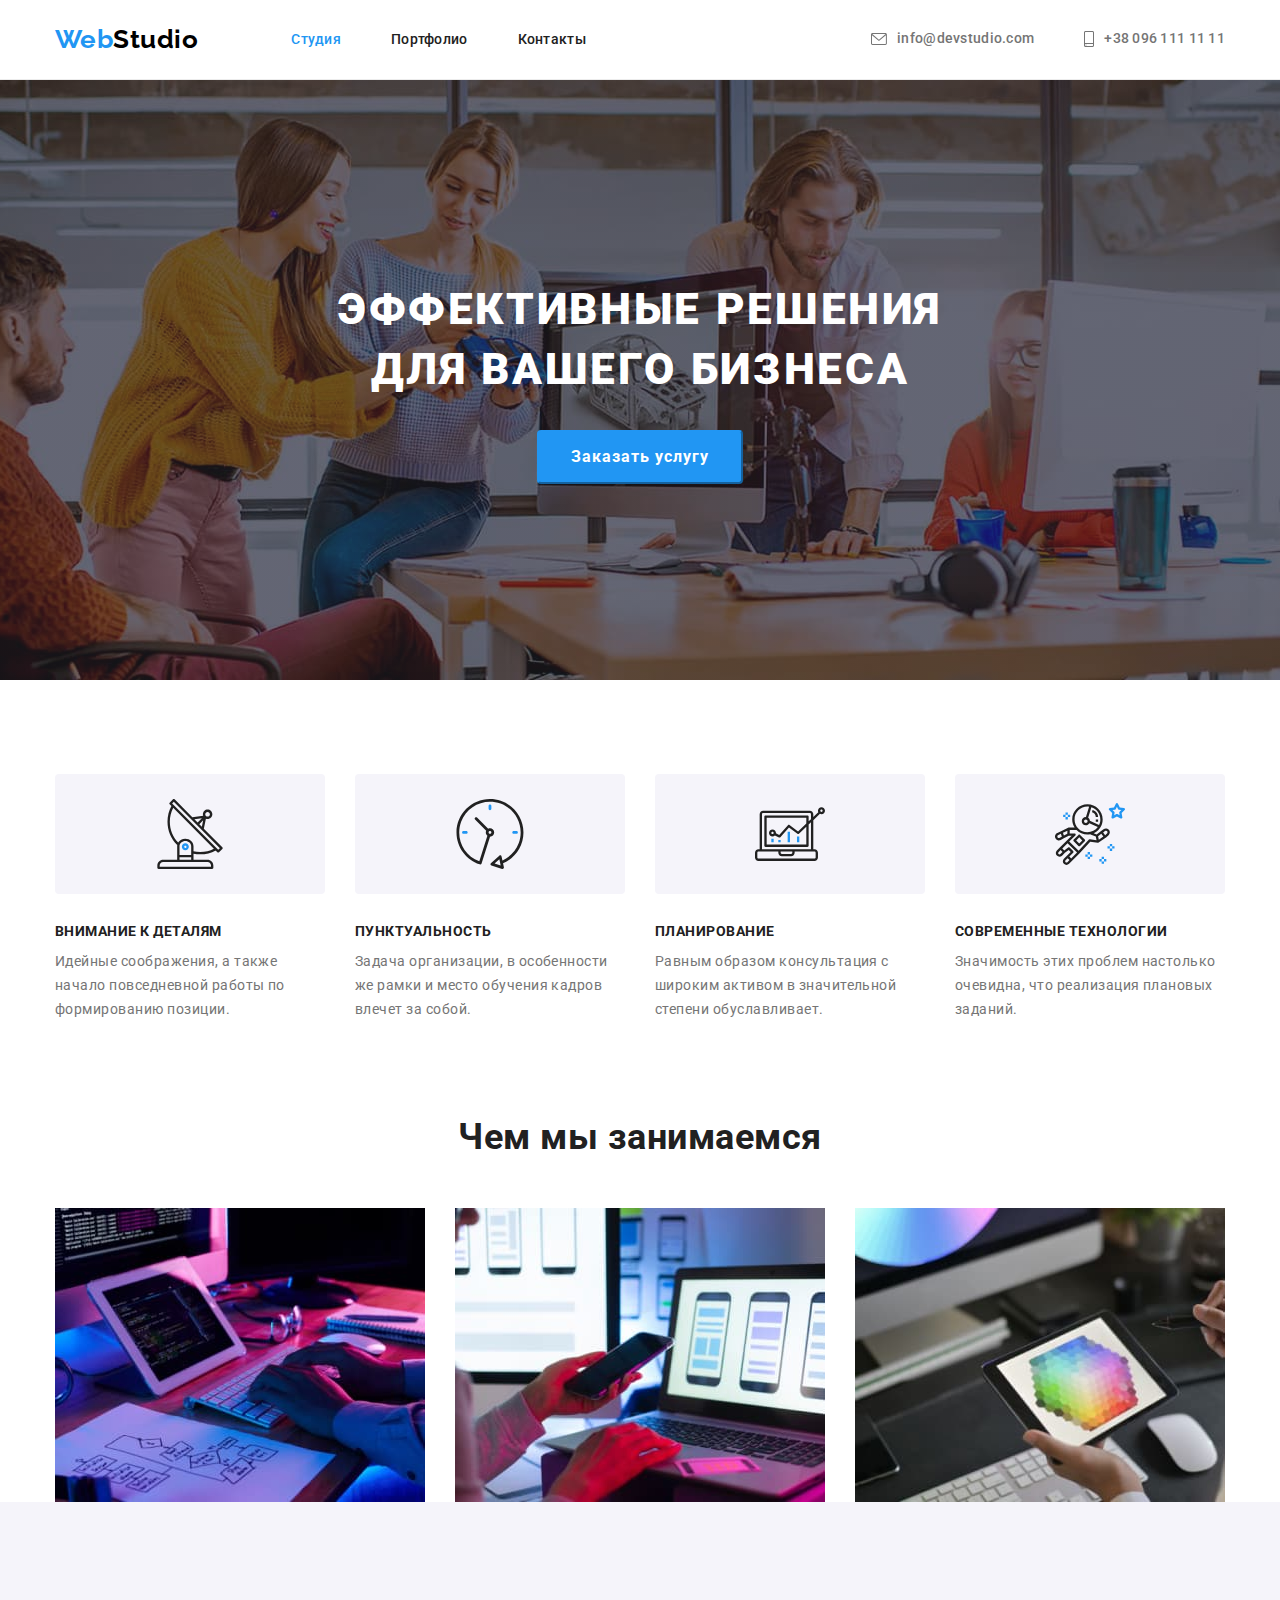
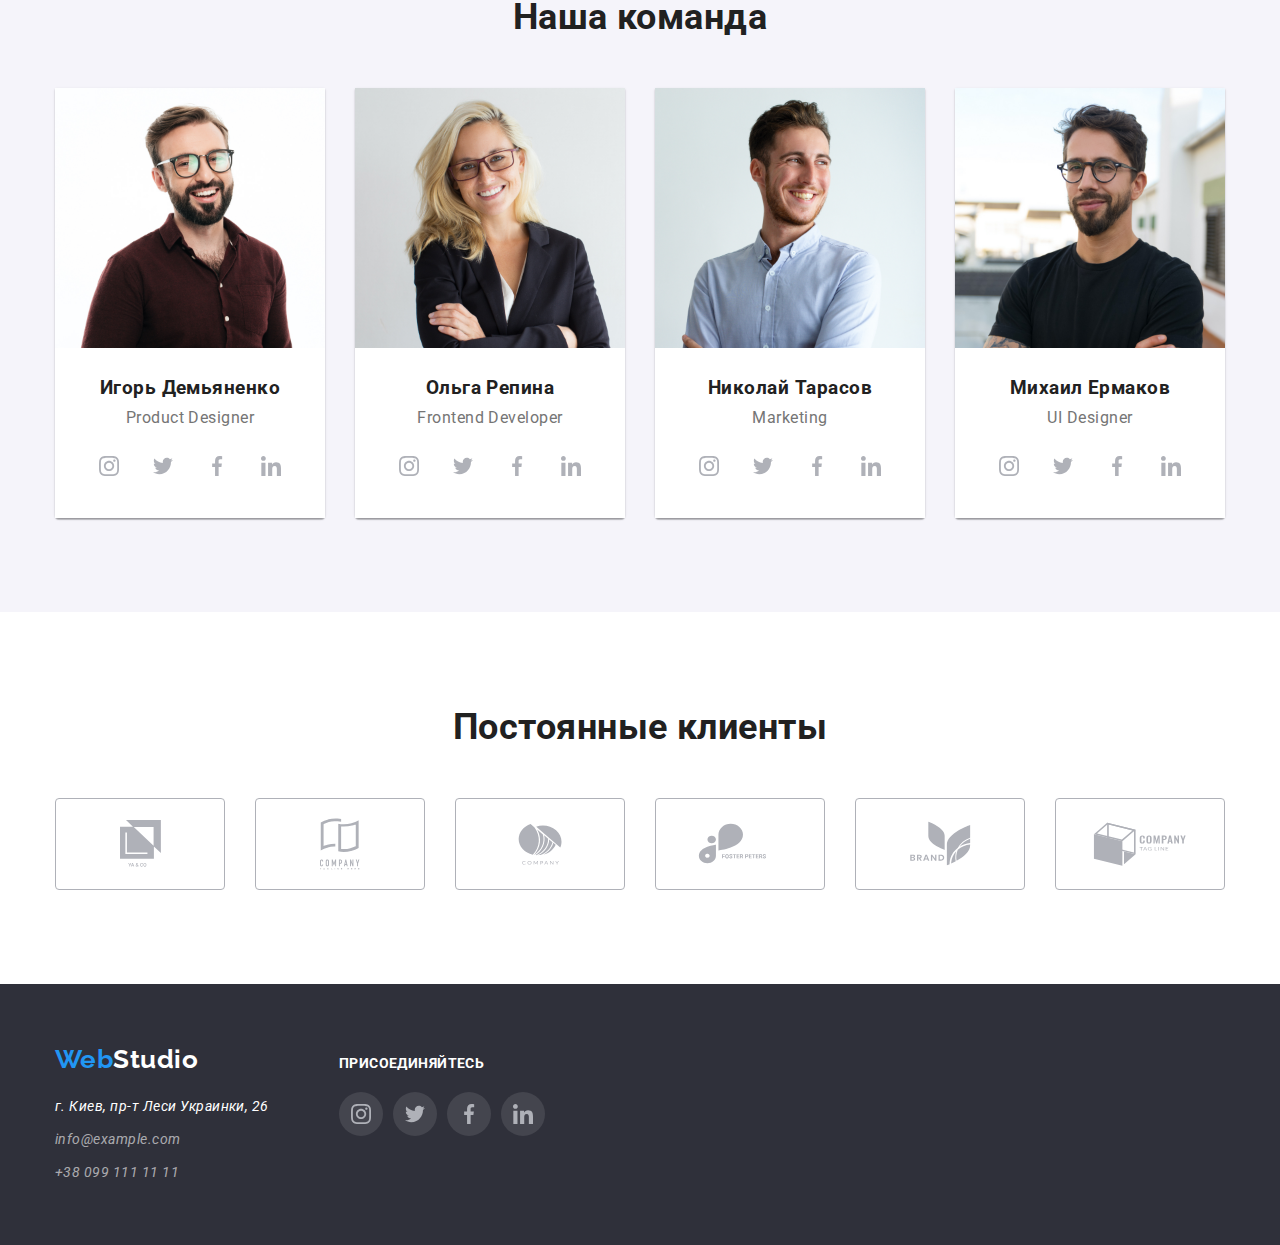
<file: index.html>
<!DOCTYPE html>
<html lang="ru">
  <head>
    <meta charset="UTF-8" />
    <meta http-equiv="X-UA-Compatible" content="IE=edge" />
    <meta name="viewport" content="width=device-width, initial-scale=1.0" />
    <title>WebStudio</title>
    <link rel="preconnect" href="https://fonts.googleapis.com" />
    <link rel="preconnect" href="https://fonts.gstatic.com" crossorigin />
    <link
      href="https://fonts.googleapis.com/css2?family=Raleway:wght@700&family=Roboto:wght@400;500;700;900&display=swap"
      rel="stylesheet"
    />
    <link
      rel="stylesheet"
      href="https://cdnjs.cloudflare.com/ajax/libs/modern-normalize/1.1.0/modern-normalize.min.css"
    />
    <link rel="stylesheet" href="./css/styles.css" />
  </head>
  <body class="page">
    <!-- Шапка сайта -->

    <header class="page-header header-container">
      <div class="container">
        <nav class="main-nav main-nav-container">
          <a href="./index.html" class="header-logo list">
            <span>Web</span>Studio
          </a>

          <ul class="site-nav-list list">
            <li class="site-nav-item">
              <a class="site-nav-link list current" href="./index.html"
                >Студия</a
              >
            </li>
            <li class="site-nav-item">
              <a class="site-nav-link list" href="./portfolio.html"
                >Портфолио</a
              >
            </li>
            <li class="site-nav-item">
              <a class="site-nav-link list" href="">Контакты</a>
            </li>
          </ul>
        </nav>

        <ul class="auth-list list">
          <li class="auth-item">
            <a class="auth-link list" href="mailto:info@devstudio.com"
              ><svg class="mail-icon icons">
                <use href="./images/svg/icons.svg#icon-envelope"></use></svg
              >info@devstudio.com</a
            >
          </li>
          <li class="auth-item">
            <a class="auth-link list" href="tel:+380961111111"
              ><svg class="smartphone-icon icons">
                <use href="./images/svg/icons.svg#icon-smartphone"></use></svg
              >+38 096 111 11 11</a
            >
          </li>
        </ul>
      </div>
    </header>
    <main>
      <!-- Эффективные решения для вашего бизнеса -->
      <section class="hero">
        <div class="container">
          <h1 class="hero-title">Эффективные решения для вашего бизнеса</h1>
          <button class="hero-button" type="button">Заказать услугу</button>
        </div>
      </section>

      <!-- Наши преимущества -->
      <section class="section features">
        <div class="container features-container">
          <h2 class="section-title">Наши преимущества</h2>
          <ul class="features-list list">
            <li class="features-item">
              <div class="features-bg">
                <svg class="features-icon">
                  <use href="./images/svg/icons.svg#icon-antenna"></use>
                </svg>
              </div>
              <h3 class="section-title">Внимание к деталям</h3>
              <p class="features-text">
                Идейные соображения, а также начало повседневной работы по
                формированию позиции.
              </p>
            </li>
            <li class="features-item">
              <div class="features-bg">
                <svg class="features-icon">
                  <use href="./images/svg/icons.svg#icon-clock"></use>
                </svg>
              </div>
              <h3 class="section-title">Пунктуальность</h3>
              <p class="features-text">
                Задача организации, в особенности же рамки и место обучения
                кадров влечет за собой.
              </p>
            </li>
            <li class="features-item">
              <div class="features-bg">
                <svg class="features-icon">
                  <use href="./images/svg/icons.svg#icon-diagram"></use>
                </svg>
              </div>
              <h3 class="section-title">Планирование</h3>
              <p class="features-text">
                Равным образом консультация с широким активом в значительной
                степени обуславливает.
              </p>
            </li>
            <li class="features-item">
              <div class="features-bg">
                <svg class="features-icon">
                  <use href="./images/svg/icons.svg#icon-astronaut"></use>
                </svg>
              </div>
              <h3 class="section-title">Современные технологии</h3>
              <p class="features-text">
                Значимость этих проблем настолько очевидна, что реализация
                плановых заданий.
              </p>
            </li>
          </ul>
        </div>
      </section>

      <!-- Чем мы занимаемся -->
      <section class="section job">
        <div class="container">
          <h2 class="section-title">Чем мы занимаемся</h2>
          <ul class="job-list list">
            <li class="job-item">
              <img
                class="job-img"
                src="./images/image-1.jpg"
                alt="Верстка сайта"
                width="370"
              />
            </li>
            <li class="job-item">
              <img
                class="job-img"
                src="./images/image-2.jpg"
                alt="Взаимодействие телефона и компьютера"
                width="370"
              />
            </li>
            <li class="job-item">
              <img
                class="job-img"
                src="./images/image-3.jpg"
                alt="Выбор палитры цвета на планшете"
                width="370"
              />
            </li>
          </ul>
        </div>
      </section>

      <!-- Наша Команда -->
      <section class="section team">
        <div class="container">
          <h2 class="section-title">Наша команда</h2>
          <ul class="team-list list">
            <li class="team-item">
              <img
                class="team-img"
                src="./images/igor.jpg"
                alt="Мужчина в коричневой рубашке"
                width="270"
              />
              <div class="team-wrapper">
                <h3 class="section-title">Игорь Демьяненко</h3>
                <p class="section-text" lang="en">Product Designer</p>
                <ul class="socials list">
                  <li class="socials-item">
                    <a href="" class="socials-link"
                      ><svg width="20" height="20" class="socials-icon">
                        <use
                          href="./images/svg/icons.svg#icon-instagram"
                        ></use></svg
                    ></a>
                  </li>
                  <li class="socials-item">
                    <a href="" class="socials-link">
                      <svg width="20" height="20" class="socials-icon">
                        <use href="./images/svg/icons.svg#icon-twitter"></use>
                      </svg>
                    </a>
                  </li>
                  <li class="socials-item">
                    <a href="" class="socials-link">
                      <svg width="20" height="20" class="socials-icon">
                        <use href="./images/svg/icons.svg#icon-facebook"></use>
                      </svg>
                    </a>
                  </li>
                  <li class="socials-item">
                    <a href="" class="socials-link">
                      <svg width="20" height="20" class="socials-icon">
                        <use href="./images/svg/icons.svg#icon-linkedin"></use>
                      </svg>
                    </a>
                  </li>
                </ul>
              </div>
            </li>
            <li class="team-item">
              <img
                class="team-img"
                src="./images/olga.jpg"
                alt="Женщина в темном пиджаке"
                width="270"
              />
              <div class="team-wrapper">
                <h3 class="section-title">Ольга Репина</h3>
                <p class="section-text" lang="en">Frontend Developer</p>
                <ul class="socials list">
                  <li class="socials-item">
                    <a href="" class="socials-link">
                      <svg width="20" height="20" class="socials-icon">
                        <use href="./images/svg/icons.svg#icon-instagram"></use>
                      </svg>
                    </a>
                  </li>
                  <li class="socials-item">
                    <a href="" class="socials-link">
                      <svg width="20" height="20" class="socials-icon">
                        <use href="./images/svg/icons.svg#icon-twitter"></use>
                      </svg>
                    </a>
                  </li>
                  <li class="socials-item">
                    <a href="" class="socials-link">
                      <svg width="20" height="20" class="socials-icon">
                        <use href="./images/svg/icons.svg#icon-facebook"></use>
                      </svg>
                    </a>
                  </li>
                  <li class="socials-item">
                    <a href="" class="socials-link">
                      <svg width="20" height="20" class="socials-icon">
                        <use href="./images/svg/icons.svg#icon-linkedin"></use>
                      </svg>
                    </a>
                  </li>
                </ul>
              </div>
            </li>
            <li class="team-item">
              <img
                class="team-img"
                src="./images/nikolay.jpg"
                alt="Мужчина в светлой рубашке"
                width="270"
              />
              <div class="team-wrapper">
                <h3 class="section-title">Николай Тарасов</h3>
                <p class="section-text" lang="en">Marketing</p>
                <ul class="socials list">
                  <li class="socials-item">
                    <a href="" class="socials-link">
                      <svg width="20" height="20" class="socials-icon">
                        <use href="./images/svg/icons.svg#icon-instagram"></use>
                      </svg>
                    </a>
                  </li>
                  <li class="socials-item">
                    <a href="" class="socials-link">
                      <svg width="20" height="20" class="socials-icon">
                        <use href="./images/svg/icons.svg#icon-twitter"></use>
                      </svg>
                    </a>
                  </li>
                  <li class="socials-item">
                    <a href="" class="socials-link">
                      <svg width="20" height="20" class="socials-icon">
                        <use href="./images/svg/icons.svg#icon-facebook"></use>
                      </svg>
                    </a>
                  </li>
                  <li class="socials-item">
                    <a href="" class="socials-link">
                      <svg width="20" height="20" class="socials-icon">
                        <use href="./images/svg/icons.svg#icon-linkedin"></use>
                      </svg>
                    </a>
                  </li>
                </ul>
              </div>
            </li>
            <li class="team-item">
              <img
                class="team-img"
                src="./images/mihail.jpg"
                alt="Мужчина в черной футболке"
                width="270"
              />
              <div class="team-wrapper">
                <h3 class="section-title">Михаил Ермаков</h3>
                <p class="section-text" lang="en">UI Designer</p>
                <ul class="socials list">
                  <li class="socials-item">
                    <a href="" class="socials-link list">
                      <svg width="20" height="20" class="socials-icon">
                        <use href="./images/svg/icons.svg#icon-instagram"></use>
                      </svg>
                    </a>
                  </li>
                  <li class="socials-item">
                    <a href="" class="socials-link">
                      <svg width="20" height="20" class="socials-icon">
                        <use href="./images/svg/icons.svg#icon-twitter"></use>
                      </svg>
                    </a>
                  </li>
                  <li class="socials-item">
                    <a href="" class="socials-link">
                      <svg width="20" height="20" class="socials-icon">
                        <use href="./images/svg/icons.svg#icon-facebook"></use>
                      </svg>
                    </a>
                  </li>
                  <li class="socials-item">
                    <a href="" class="socials-link">
                      <svg width="20" height="20" class="socials-icon">
                        <use href="./images/svg/icons.svg#icon-linkedin"></use>
                      </svg>
                    </a>
                  </li>
                </ul>
              </div>
            </li>
          </ul>
        </div>
      </section>
      <section class="customers section">
        <div class="container">
          <h2 class="customers section-title">Постоянные клиенты</h2>
          <ul class="customers-list list">
            <li class="customers-item">
              <a href="" class="customers-link">
                <svg width="41" height="47" class="customers-icon">
                  <use href="./images/svg/icons.svg#icon-ya-and-co"></use>
                </svg>
              </a>
            </li>
            <li class="customers-item">
              <a href="" class="customers-link">
                <svg width="40" height="52" class="customers-icon">
                  <use href="./images/svg/icons.svg#icon-company-here"></use>
                </svg>
              </a>
            </li>
            <li class="customers-item">
              <a href="" class="customers-link">
                <svg width="44" height="42" class="customers-icon">
                  <use href="./images/svg/icons.svg#icon-company"></use>
                </svg>
              </a>
            </li>
            <li class="customers-item">
              <a href="" class="customers-link">
                <svg width="85" height="41" class="customers-icon">
                  <use href="./images/svg/icons.svg#icon-foster-peters"></use>
                </svg>
              </a>
            </li>
            <li class="customers-item">
              <a href="" class="customers-link">
                <svg width="63" height="45" class="customers-icon">
                  <use href="./images/svg/icons.svg#icon-brand"></use>
                </svg>
              </a>
            </li>
            <li class="customers-item">
              <a href="" class="customers-link">
                <svg width="94" height="44" class="customers-icon">
                  <use
                    href="./images/svg/icons.svg#icon-company-tag-line"
                  ></use>
                </svg>
              </a>
            </li>
          </ul>
        </div>
      </section>
    </main>
    <footer class="footer">
      <div class="container footer-container">
        <div class="footer-address">
          <a class="footer-logo list" href="./index.html">
            <span>Web</span>Studio
          </a>
          <address>
            <p class="footer-text">г. Киев, пр-т Леси Украинки, 26</p>
            <ul class="list">
              <li class="address-mail">
                <a class="footer-link list" href="mailto:info@example.com"
                  >info@example.com</a
                >
              </li>
              <li class="address-phone">
                <a class="footer-link list" href="tel:+380991111111"
                  >+38 099 111 11 11</a
                >
              </li>
            </ul>
          </address>
        </div>
        <div class="connecting">
          <h2 class="section-title">присоединяйтесь</h2>
          <ul class="socials list">
            <li class="socials-item">
              <a href="" class="socials-link">
                <svg width="20" height="20" class="socials-icon">
                  <use href="./images/svg/icons.svg#icon-instagram"></use>
                </svg>
              </a>
            </li>
            <li class="socials-item">
              <a href="" class="socials-link">
                <svg width="20" height="20" class="socials-icon">
                  <use href="./images/svg/icons.svg#icon-twitter"></use>
                </svg>
              </a>
            </li>
            <li class="socials-item">
              <a href="" class="socials-link">
                <svg width="20" height="20" class="socials-icon">
                  <use href="./images/svg/icons.svg#icon-facebook"></use>
                </svg>
              </a>
            </li>
            <li class="socials-item">
              <a href="" class="socials-link">
                <svg width="20" height="20" class="socials-icon">
                  <use href="./images/svg/icons.svg#icon-linkedin"></use>
                </svg>
              </a>
            </li>
          </ul>
        </div>
      </div>
    </footer>
  </body>
</html>
</file>
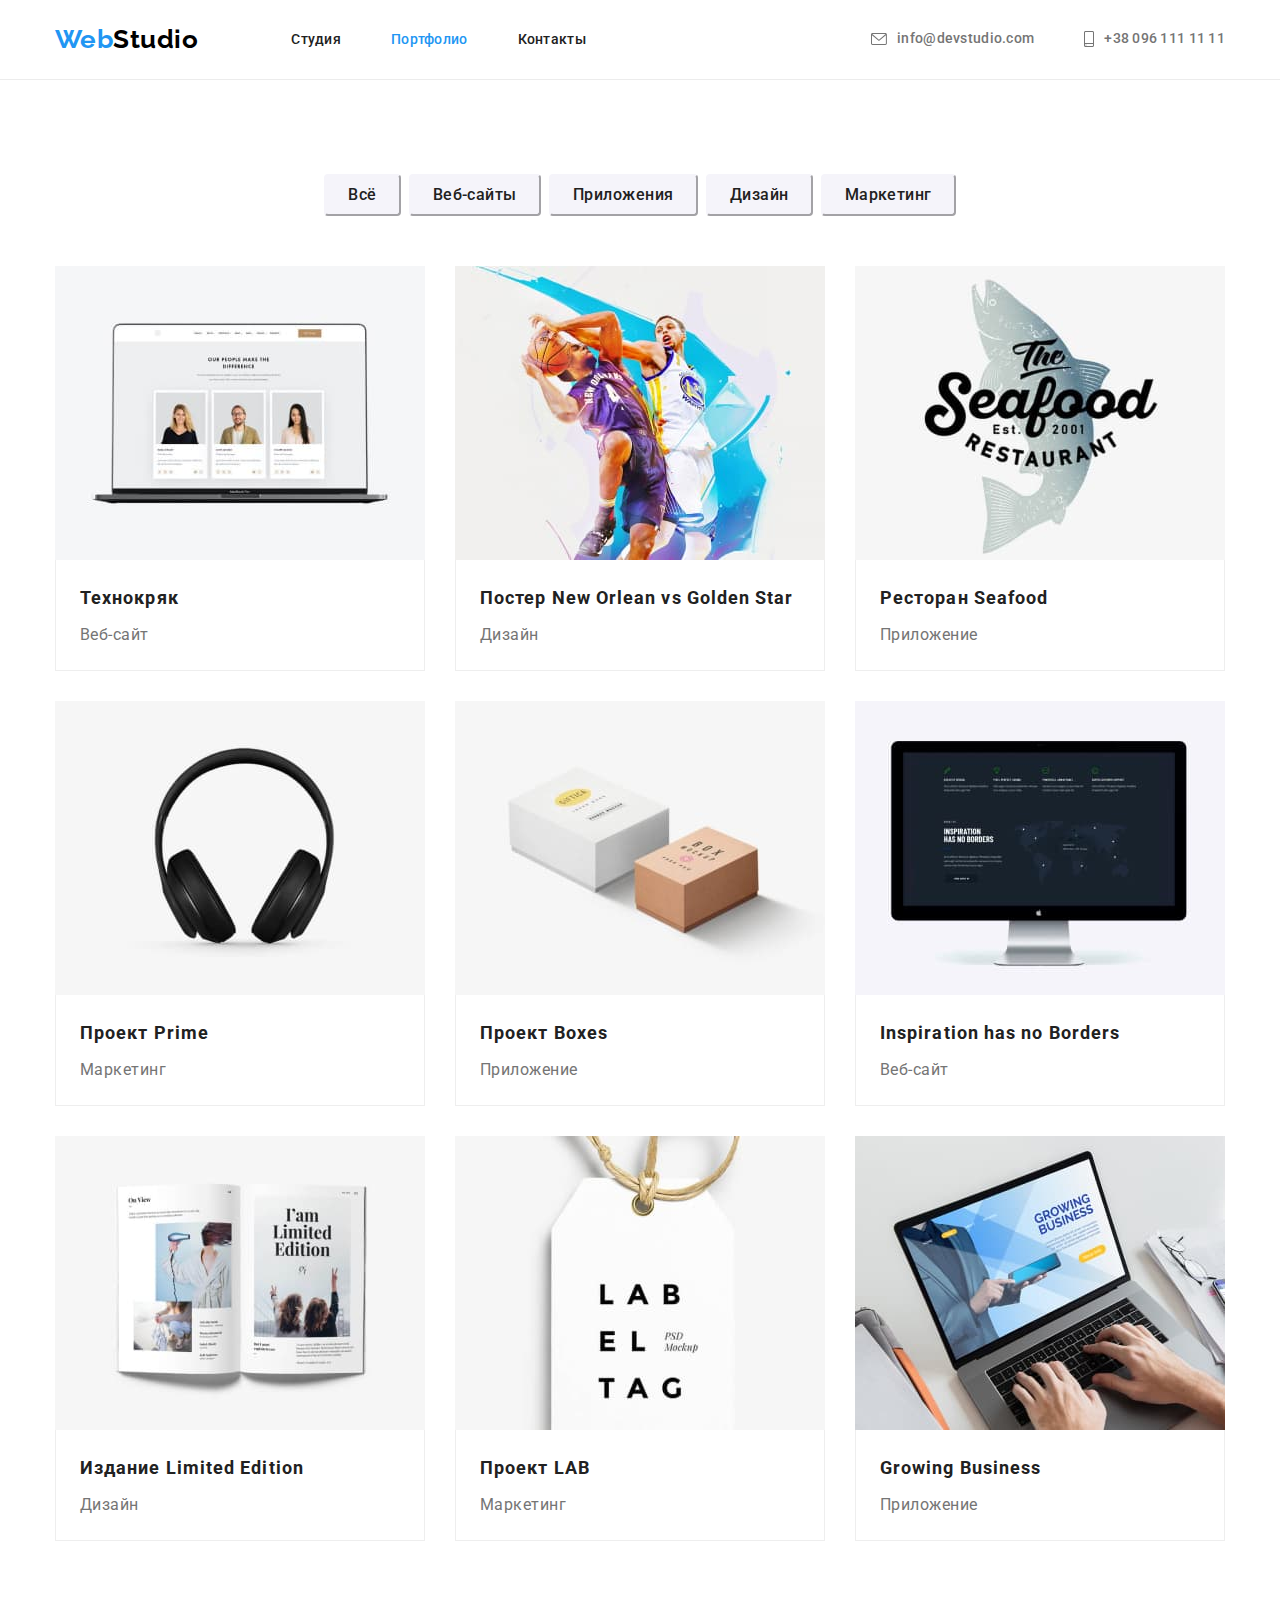
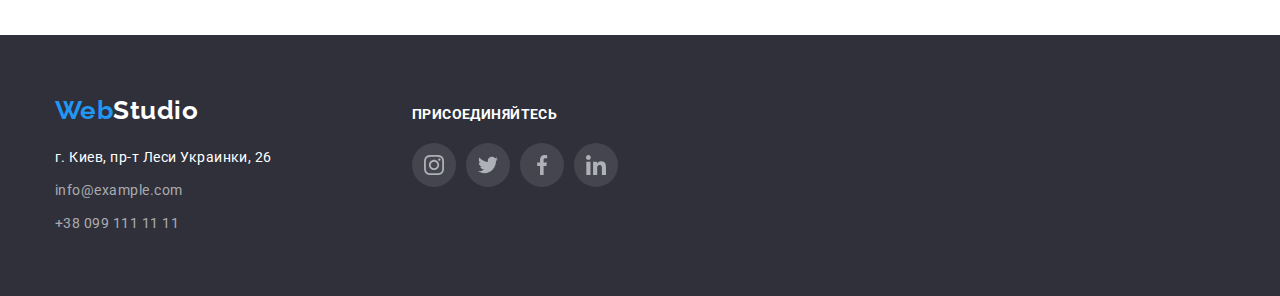
<file: portfolio.html>
<!DOCTYPE html>
<html lang="ru">
  <head>
    <meta charset="UTF-8" />
    <meta http-equiv="X-UA-Compatible" content="IE=edge" />
    <meta name="viewport" content="width=device-width, initial-scale=1.0" />
    <title>WebStudio</title>
    <link rel="preconnect" href="https://fonts.googleapis.com" />
    <link rel="preconnect" href="https://fonts.gstatic.com" crossorigin />
    <link
      href="https://fonts.googleapis.com/css2?family=Raleway:wght@700&family=Roboto:wght@400;500;700;900&display=swap"
      rel="stylesheet"
    />
    <link
      rel="stylesheet"
      href="https://cdnjs.cloudflare.com/ajax/libs/modern-normalize/1.1.0/modern-normalize.min.css"
    />
    <link rel="stylesheet" href="./css/styles.css" />
  </head>
  <body class="page">
    <!-- Шапка сайта -->
    <header class="page-header header-container">
      <div class="container">
        <nav class="main-nav main-nav-container">
          <a href="./index.html" class="header-logo list">
            <span>Web</span>Studio
          </a>

          <ul class="site-nav-list list">
            <li class="site-nav-item">
              <a class="site-nav-link list" href="./index.html">Студия</a>
            </li>
            <li class="site-nav-item">
              <a class="site-nav-link list current" href="./portfolio.html"
                >Портфолио</a
              >
            </li>
            <li class="site-nav-item">
              <a class="site-nav-link list" href="">Контакты</a>
            </li>
          </ul>
        </nav>

        <ul class="auth-list list">
          <li class="auth-item">
            <a class="auth-link list" href="mailto:info@devstudio.com"
              ><svg class="mail-icon icons">
                <use href="./images/svg/icons.svg#icon-envelope"></use></svg
              >info@devstudio.com</a
            >
          </li>
          <li class="auth-item">
            <a class="auth-link list" href="tel:+380961111111"
              ><svg class="smartphone-icon icons">
                <use href="./images/svg/icons.svg#icon-smartphone"></use></svg
              >+38 096 111 11 11</a
            >
          </li>
        </ul>
      </div>
    </header>
    <main>
      <!-- Portfolio -->

      <section class="section portfolio">
        <div class="container portfolio">
          <h1 class="section-title portfolio">Фильтр по содержанию</h1>
          <ul class="button-list list">
            <li class="button-item">
              <button class="button" type="button">Всё</button>
            </li>
            <li class="button-item">
              <button class="button" type="button">Веб-сайты</button>
            </li>
            <li class="button-item">
              <button class="button" type="button">Приложения</button>
            </li>
            <li class="button-item">
              <button class="button" type="button">Дизайн</button>
            </li>
            <li class="button-item">
              <button class="button" type="button">Маркетинг</button>
            </li>
          </ul>

          <!-- Portfolio benefits -->
          <ul class="benefits-list list">
            <li class="benefits-item">
              <a href="" class="benefits-link list">
                <img
                  class="benefits-img"
                  src="./images/portfolio/techno.jpg"
                  alt="Фотокарточки на мониторе"
                />
                <div class="benefits-wrapper">
                  <h2 class="section-title">Технокряк</h2>
                  <p class="benefits-text">Веб-сайт</p>
                </div>
              </a>
            </li>
            <li class="benefits-item">
              <a href="" class="benefits-link list">
                <img
                  class="benefits-img"
                  src="./images/portfolio/new-orlean.jpg"
                  alt="Баскетболисты"
                  width="370"
                />
                <div class="benefits-wrapper">
                  <h2 class="section-title">
                    Постер New Orlean vs Golden Star
                  </h2>
                  <p class="benefits-text">Дизайн</p>
                </div>
              </a>
            </li>
            <li class="benefits-item">
              <a href="" class="benefits-link list">
                <img
                  class="benefits-img"
                  src="./images/portfolio/seafood.jpg"
                  alt="Логотип ресторана"
                  width="370"
                />
                <div class="benefits-wrapper">
                  <h2 class="section-title">Ресторан Seafood</h2>
                  <p class="benefits-text">Приложение</p>
                </div>
              </a>
            </li>
            <li class="benefits-item">
              <a href="" class="benefits-link list">
                <img
                  class="benefits-img"
                  src="./images/portfolio/prime.jpg"
                  alt="Наушники"
                  width="370"
                />
                <div class="benefits-wrapper">
                  <h2 class="section-title">Проект Prime</h2>
                  <p class="benefits-text">Маркетинг</p>
                </div>
              </a>
            </li>
            <li class="benefits-item">
              <a href="" class="benefits-link list">
                <img
                  class="benefits-img"
                  src="./images/portfolio/boxes.jpg"
                  alt="Коробки"
                  width="370"
                />
                <div class="benefits-wrapper">
                  <h2 class="section-title">Проект Boxes</h2>
                  <p class="benefits-text">Приложение</p>
                </div>
              </a>
            </li>
            <li class="benefits-item">
              <a href="" class="benefits-link list">
                <img
                  class="benefits-img"
                  src="./images/portfolio/inspiration.jpg"
                  alt="Монитор с картой"
                  width="370"
                />
                <div class="benefits-wrapper">
                  <h2 class="section-title">Inspiration has no Borders</h2>
                  <p class="benefits-text">Веб-сайт</p>
                </div>
              </a>
            </li>
            <li class="benefits-item">
              <a href="" class="benefits-link list">
                <img
                  class="benefits-img"
                  src="./images/portfolio/limited-edition.jpg"
                  alt="Журнал на светлом фоне"
                  width="370"
                />
                <div class="benefits-wrapper">
                  <h2 class="section-title">Издание Limited Edition</h2>
                  <p class="benefits-text">Дизайн</p>
                </div>
              </a>
            </li>
            <li class="benefits-item">
              <a href="" class="benefits-link list">
                <img
                  class="benefits-img"
                  src="./images/portfolio/lab.jpg"
                  alt="Этикетка на светлом фоне"
                  width="370"
                />
                <div class="benefits-wrapper">
                  <h2 class="section-title">Проект LAB</h2>
                  <p class="benefits-text">Маркетинг</p>
                </div>
              </a>
            </li>
            <li class="benefits-item">
              <a href="" class="benefits-link list">
                <img
                  class="benefits-img"
                  src="./images/portfolio/growing-business.jpg"
                  alt="Ноутбук с открытой программой"
                  width="370"
                />
                <div class="benefits-wrapper">
                  <h2 class="section-title">Growing Business</h2>
                  <p class="benefits-text">Приложение</p>
                </div>
              </a>
            </li>
          </ul>
        </div>
      </section>
    </main>
    <footer class="footer">
      <div class="container footer-container">
        <div class="footer-address">
          <a class="footer-logo list" href="./index.html">
            <span>Web</span>Studio
          </a>
          <address class="footer-address">
            <p class="footer-text">г. Киев, пр-т Леси Украинки, 26</p>
            <ul class="list">
              <li class="address-mail">
                <a class="footer-link list" href="mailto:info@example.com"
                  >info@example.com</a
                >
              </li>
              <li class="address-phone">
                <a class="footer-link list" href="tel:+380991111111"
                  >+38 099 111 11 11</a
                >
              </li>
            </ul>
          </address>
        </div>
        <div class="connecting">
          <h2 class="section-title">присоединяйтесь</h2>
          <ul class="socials list">
            <li class="socials-item">
              <a href="" class="socials-link">
                <svg width="20" height="20" class="socials-icon">
                  <use href="./images/svg/icons.svg#icon-instagram"></use>
                </svg>
              </a>
            </li>
            <li class="socials-item">
              <a href="" class="socials-link">
                <svg width="20" height="20" class="socials-icon">
                  <use href="./images/svg/icons.svg#icon-twitter"></use>
                </svg>
              </a>
            </li>
            <li class="socials-item">
              <a href="" class="socials-link">
                <svg width="20" height="20" class="socials-icon">
                  <use href="./images/svg/icons.svg#icon-facebook"></use>
                </svg>
              </a>
            </li>
            <li class="socials-item">
              <a href="" class="socials-link">
                <svg width="20" height="20" class="socials-icon">
                  <use href="./images/svg/icons.svg#icon-linkedin"></use>
                </svg>
              </a>
            </li>
          </ul>
        </div>
      </div>
    </footer>
  </body>
</html>
</file>
<file: css/styles.css>
:root {
  --title-text-color: #212121;
  --text-color: #757575;
  --accent-color: #2196f3;
  --accent-color-secondary: #188ce8;
  --black-color: #000000;
  --white-color: #ffffff;
  --footer-link-color: rgba(255, 255, 255, 0.6);
  --secondary-background-color: #2f303a;
  --third-background-color: #f5f4fa;
  --indent: 30px;
  --items: 3;
}

/* flex-basis: calc((100% - var(--indent) * (var(--items) - 1)) / var(--items)); */
/* title text color #212121 */
/* text color #757575 */
/* accent color #2196F3 */
/* black color #000000 */
/* white color #FFFFFF */
/* footer link color rgba(255, 255, 255, 0.6) */
/* secondary background color #2F303A */
/*  */
/* third background color #F5F4FA */

/* Reset style */

h1,
h2,
h3,
h4,
h5,
h6,
p {
  margin: 0;
}

img {
  display: block;
}

.list {
  padding: 0;
  margin: 0;
  list-style: none;
  text-decoration: none;
}
.hero-button,
.button {
  cursor: pointer;
}

/* General style */

.container {
  width: 1200px;
  padding-left: 15px;
  padding-right: 15px;
  margin-left: auto;
  margin-right: auto;

  /* outline: 2px solid tomato;
  outline-offset: -2px; */
}

/* Page */

.page {
  background-color: var(--white-color);
  color: var(--text-color);
  font-family: "Roboto", sans-serif;
  font-size: 16px;
  letter-spacing: 0.03em;
}

/* Header */

.page-header {
  padding-top: 24px;
  padding-bottom: 24px;
  border-bottom: 1px solid #ececec;
}

.header-container > .container {
  display: flex;
  align-items: center;
}

.main-nav-container {
  display: flex;
}

.header-logo {
  display: block;
  margin-right: 93px;

  color: var(--black-color);
  font-family: "Raleway", sans-serif;
  font-weight: 700;
  font-size: 26px;
  line-height: 1.19;
}
.header-logo span {
  color: var(--accent-color);
}

/* Site-nav */

.site-nav-list {
  display: flex;
  gap: 50px;
  align-items: center;
}

.site-nav-link {
  padding-top: 32px;
  padding-bottom: 32px;

  color: var(--title-text-color);
  font-weight: 500;
  font-size: 14px;
  line-height: 1.14;
  letter-spacing: 0.02em;
}
.site-nav-link:hover,
.site-nav-link:focus {
  color: var(--accent-color);
}

.site-nav-link.current {
  color: var(--accent-color);
}

/* .site-nav-link:active {
  color: var(--accent-color);
}

.site-nav-link:target {
  color: var(--accent-color);
} */

.currentlink {
  color: var(--accent-color);
}

/* Auth-list, link */

.auth-list {
  display: flex;
  align-items: center;
  margin-left: auto;
  gap: 50px;
}

.auth-link {
  display: flex;
  align-items: center;

  color: var(--text-color);
  font-weight: 500;
  font-size: 14px;
  line-height: 1.14;
  letter-spacing: 0.02em;
}

.mail-icon {
  width: 16px;
  height: 12px;
  margin-right: 10px;
  fill: currentColor;
}

.smartphone-icon {
  width: 10px;
  height: 16px;
  margin-right: 10px;
  fill: currentColor;
}

.auth-link:hover,
.auth-link:focus {
  color: var(--accent-color);
}

.icons:hover,
.icons:focus {
  fill: var(--accent-color);
}

/* Hero */

.hero {
  margin-left: auto;
  margin-right: auto;
  max-width: 1600px;
  height: 600px;
  background-color: var(--secondary-background-color);
  background-image: linear-gradient(
      to right,
      rgba(47, 48, 58, 0.4),
      rgba(47, 48, 58, 0.4)
    ),
    url(../images/bg.jpg);
  background-size: cover;
  background-position: center;
  padding-top: 200px;
  padding-bottom: 200px;
}

.hero-title {
  display: block;
  width: 696px;
  margin-bottom: 30px;
  margin-left: auto;
  margin-right: auto;
  color: var(--white-color);
  font-weight: 900;
  font-size: 44px;
  line-height: 1.36;
  text-align: center;
  letter-spacing: 0.06em;
  text-transform: uppercase;
}
.hero-button {
  display: block;
  margin-left: auto;
  margin-right: auto;
  border-radius: 4px;
  border-color: var(--accent-color);
  min-width: 200px;
  padding: 10px 32px;

  color: var(--white-color);
  background-color: var(--accent-color);
  font-family: inherit;
  font-weight: 700;
  font-size: inherit;
  line-height: 1.88;
  letter-spacing: 0.06em;
}
.hero-button:hover,
.hero-button:focus {
  background-color: var(--accent-color-secondary);
}

/* Section General*/

.section {
  padding-top: 94px;
  padding-bottom: 94px;
}

.section-title {
  color: var(--title-text-color);
}

/* Section Features */

.features-list {
  display: flex;
  gap: 30px;
}

.features-item {
  width: 270px;
}

.features-item > .section-title {
  display: block;
  margin-bottom: 10px;
}

.features-bg {
  display: flex;
  justify-content: center;
  align-items: center;
  background-color: var(--third-background-color);
  width: 270px;
  height: 120px;
  border-radius: 4px;
  margin-bottom: 30px;
  padding: 25px auto;
}

.features-icon {
  width: 70px;
  height: 70px;
}

.features .section-title {
  font-weight: 700;
  font-size: 14px;
  line-height: 1.14;
  text-transform: uppercase;
}

.features-container > .section-title {
  display: none;
}

.features-text {
  font-size: 14px;
  line-height: 1.71;
}

/* Section Job*/

.section.job {
  padding-top: 0;
  padding-bottom: 0;
}

.job-list {
  display: flex;
  flex-wrap: wrap;
  gap: var(--indent);
}

.job-item {
  flex-basis: calc((100% - var(--indent) * (var(--items) - 1)) / var(--items));
}

.job .section-title {
  margin-bottom: 50px;

  font-weight: 700;
  font-size: 36px;
  line-height: 1.17;
  text-align: center;
}

/* Section Team */

.section.team {
  padding-top: 94px;
}

.team-list {
  display: flex;
  flex-wrap: wrap;
  gap: var(--indent);
  --items: 4;
}

.team-item {
  flex-basis: calc((100% - var(--indent) * (var(--items) - 1)) / var(--items));
  box-shadow: 0px 1px 3px rgba(0, 0, 0, 0.12), 0px 1px 1px rgba(0, 0, 0, 0.14),
    0px 2px 1px rgba(0, 0, 0, 0.2);
  border-radius: 0px 0px 4px 4px;
}

.team-wrapper {
  text-align: center;
  padding-top: 30px;
  padding-bottom: 30px;
  padding-left: 5px;
  padding-right: 5px;

  background-color: var(--white-color);
}

.team-wrapper > .section-title {
  display: block;
  margin-bottom: 10px;
}

.socials {
  display: flex;
  background-color: var(--white-color);
  justify-content: center;
  align-items: center;
  gap: 10px;
}

.socials-link {
  display: flex;
  justify-content: center;
  align-items: center;
  background-color: var(--white-color);
  fill: #afb1b8;
  width: 44px;
  height: 44px;
  border-radius: 50%;
}

.socials-link:hover,
.socials-link:focus {
  background-color: var(--accent-color);
  fill: var(--white-color);
}

.section.team {
  background-color: var(--third-background-color);
}
.team-item > .section-title,
.team-item > .section-text {
  line-height: 1.19;
  text-align: center;
}

.team-item > .section-title {
  font-size: 16px;
  font-weight: 500;
}

.section .section-text {
  margin-bottom: 16px;
}

.container > .section-title {
  margin-bottom: 50px;

  font-weight: 700;
  font-size: 36px;
  line-height: 1.17;
  text-align: center;
}

/* Customers */

.customers .section-title {
  margin-bottom: 50px;
}

.customers-list {
  display: flex;
  align-items: center;
  flex-wrap: wrap;
  gap: var(--indent);
  --items: 4;
}

.customers-link {
  display: flex;
  justify-content: center;
  align-items: center;
  flex-basis: calc((100% - var(--indent) * (var(--items) - 1)) / var(--items));
  width: 170px;
  height: 92px;
  border: 1px solid #afb1b8;
  fill: #afb1b8;
  border-radius: 4px;
}

.customers-link:hover,
.customers-link:focus {
  border-color: var(--accent-color);
  fill: var(--accent-color);
}

/* Footer */

.footer {
  background-color: var(--secondary-background-color);
  padding-top: 60px;
  padding-bottom: 60px;
}

.footer-logo {
  display: block;
  margin-bottom: 20px;

  color: var(--white-color);
  font-family: "Raleway", sans-serif;
  font-weight: 700;
  font-size: 26px;
  line-height: 1.19;
}

.footer-logo span {
  color: var(--accent-color);
}

.footer-text {
  display: block;
  margin-bottom: 9px;

  color: var(--white-color);
}

.address-mail {
  margin-bottom: 9px;
}

.footer-link {
  color: var(--footer-link-color);
}

.footer-link,
.footer-text {
  font-size: 14px;
  line-height: 1.71;
}

.footer-address {
  font-style: normal;
}

.footer-container {
  display: flex;
  align-items: baseline;
}

.footer-address {
  margin-right: 70px;
}

.connecting .section-title {
  margin-bottom: 20px;
  font-weight: 700;
  font-size: 14px;
  line-height: 1.14;
  letter-spacing: 0.03em;
  text-transform: uppercase;
  color: var(--white-color);
}

.connecting .socials {
  background-color: var(--secondary-background-color);
  padding-bottom: 0;
}

.connecting .socials-link {
  background-color: rgba(255, 255, 255, 0.1);
}

.connecting .socials-link:hover,
.connecting .socials-link:focus {
  background-color: var(--accent-color);
}

/* Portfolio */

.portfolio > .section-title {
  display: none;
}

.button-list {
  display: flex;
  justify-content: center;
  gap: 8px;
  margin-bottom: 50px;
}

.button {
  min-width: 73px;
  padding: 6px 22px;
  border-radius: 4px;
  border-color: var(--third-background-color);

  color: var(--title-text-color);
  background-color: var(--third-background-color);
  font-family: inherit;
  font-weight: 500;
  font-size: inherit;
  line-height: 1.62;
  text-align: center;
  letter-spacing: inherit;
}

.button:not(:last-child) {
  display: inline-block;
  margin-right: 8px;
}

.button:hover,
.button:focus {
  color: var(--white-color);
  background-color: var(--accent-color);
  border-color: var(--accent-color);
  box-shadow: 0px 3px 1px rgba(0, 0, 0, 0.1), 0px 1px 2px rgba(0, 0, 0, 0.08),
    0px 2px 2px rgba(0, 0, 0, 0.12);
}

/* Benefits */

.benefits-list {
  display: flex;
  flex-wrap: wrap;
  gap: var(--indent);
  --items: 9;
}

.benefits-wrapper {
  padding-left: 24px;
  padding-right: 24px;
  padding-bottom: 20px;
  padding-top: 20px;
  background: #ffffff;
  border: 1px solid #eeeeee;
  border-top: none;
}

.benefits-link {
  color: var(--text-color);

  display: inline-block;
}

.benefits-link:hover,
.benefits-link:focus {
  box-shadow: 0px 1px 1px rgba(0, 0, 0, 0.12), 0px 4px 4px rgba(0, 0, 0, 0.06),
    1px 4px 6px rgba(0, 0, 0, 0.16);
}

.benefits-list .section-title {
  margin-bottom: 4px;
  font-weight: 700;
  font-size: 18px;
  line-height: 2;
  letter-spacing: 0.06em;
}
.benefits-list .benefits-text {
  line-height: 1.88;
}
</file>
